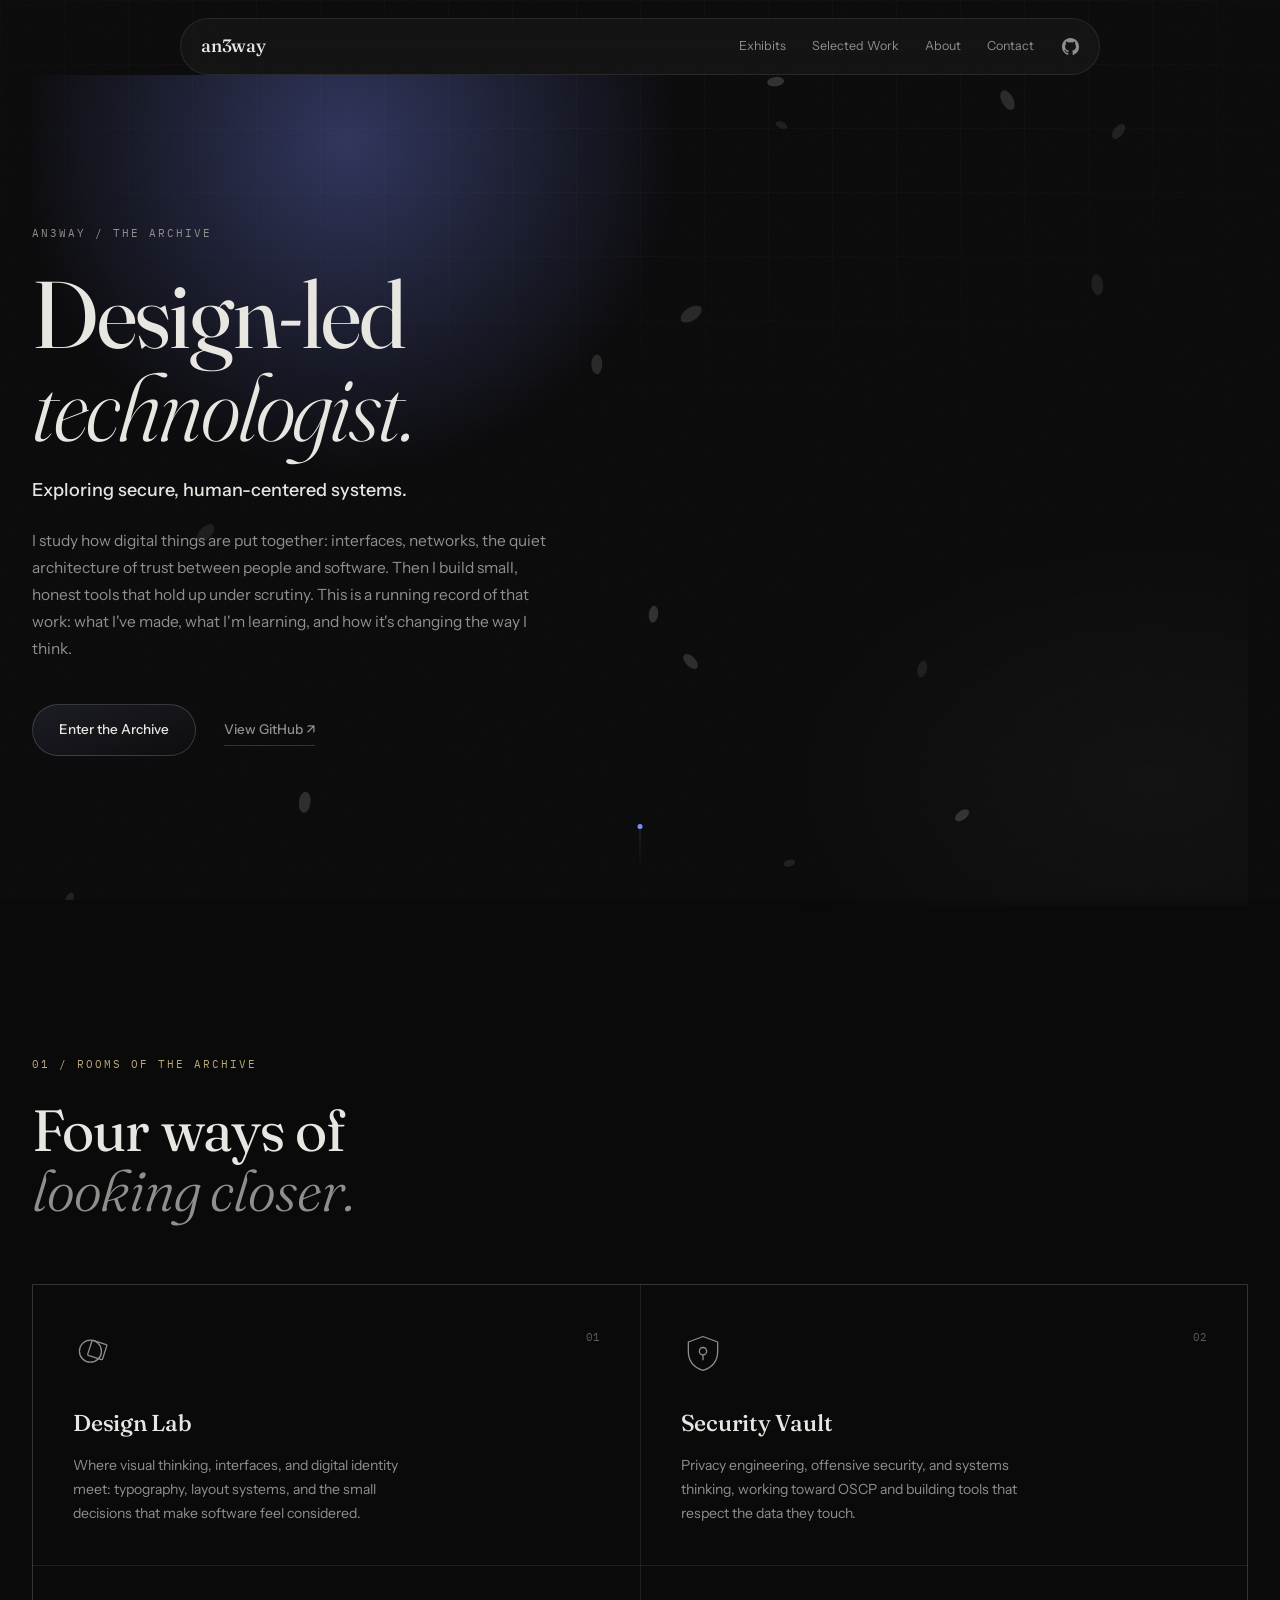
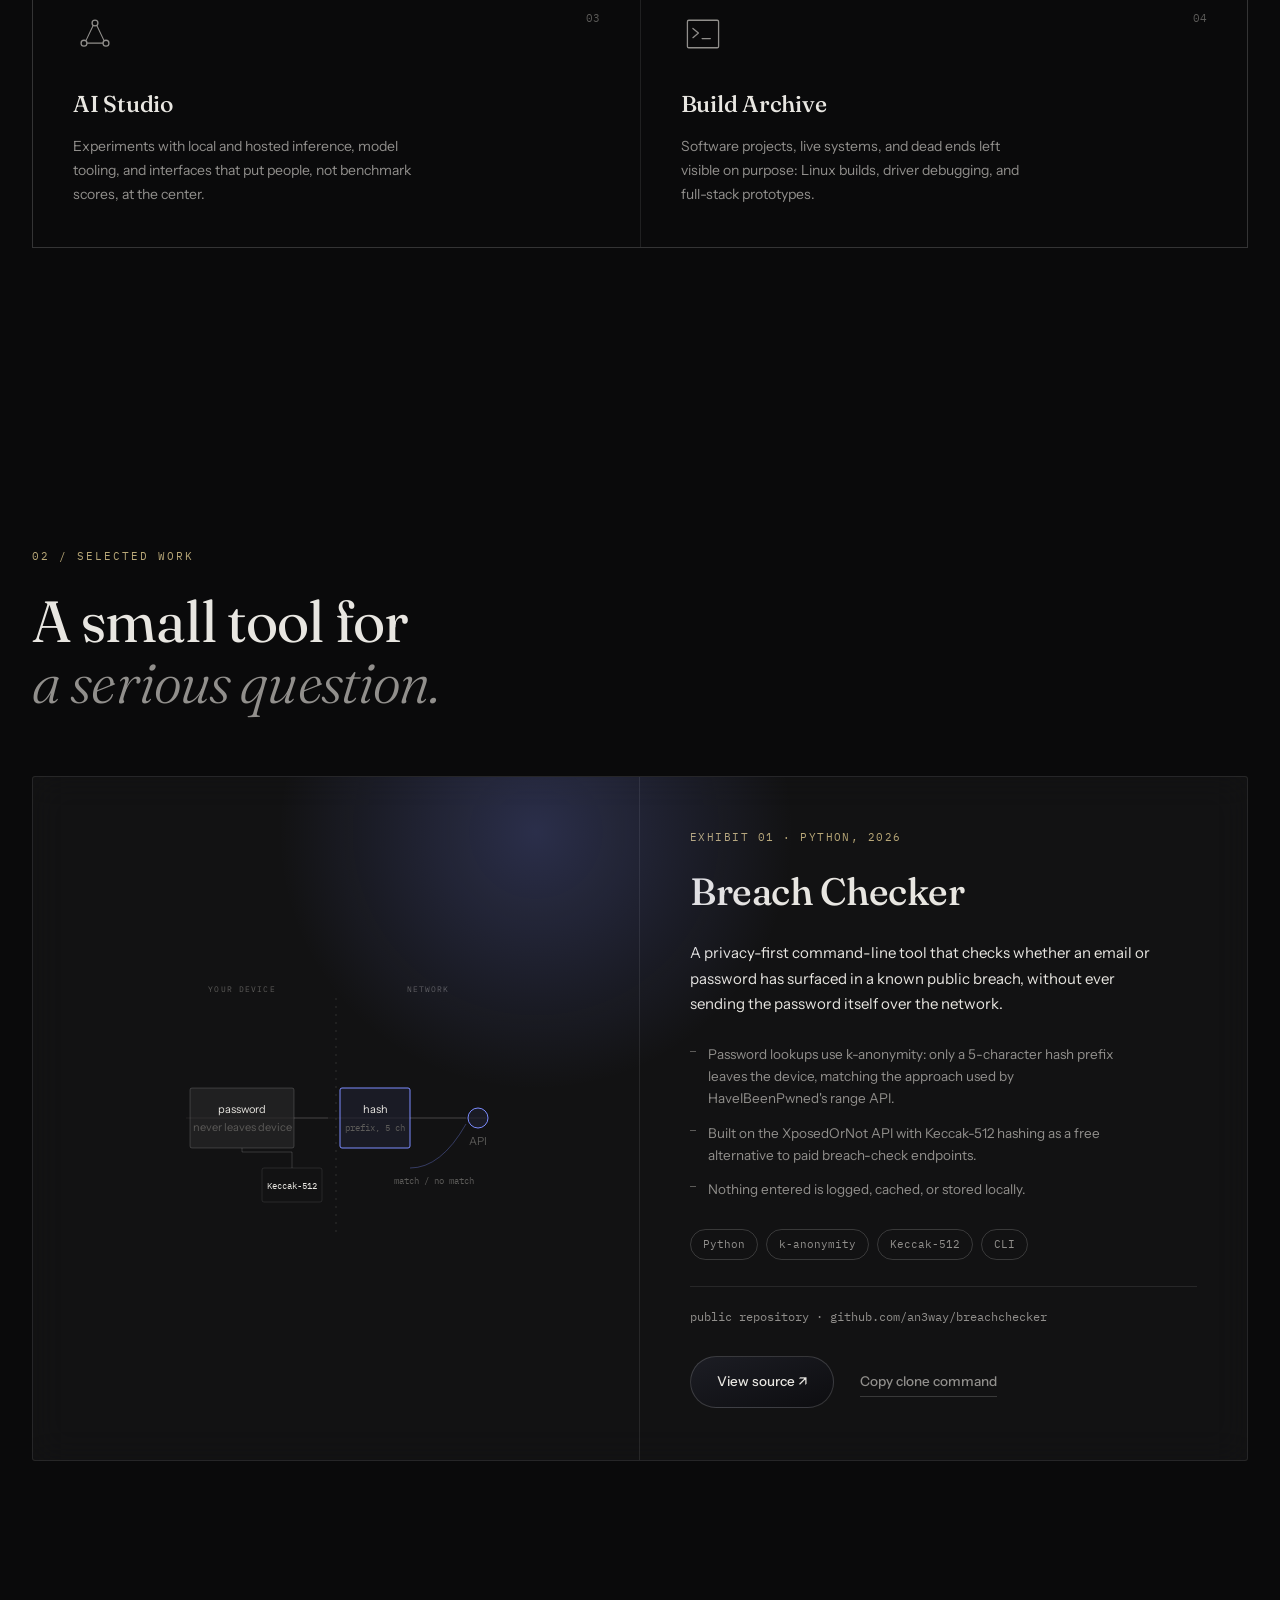
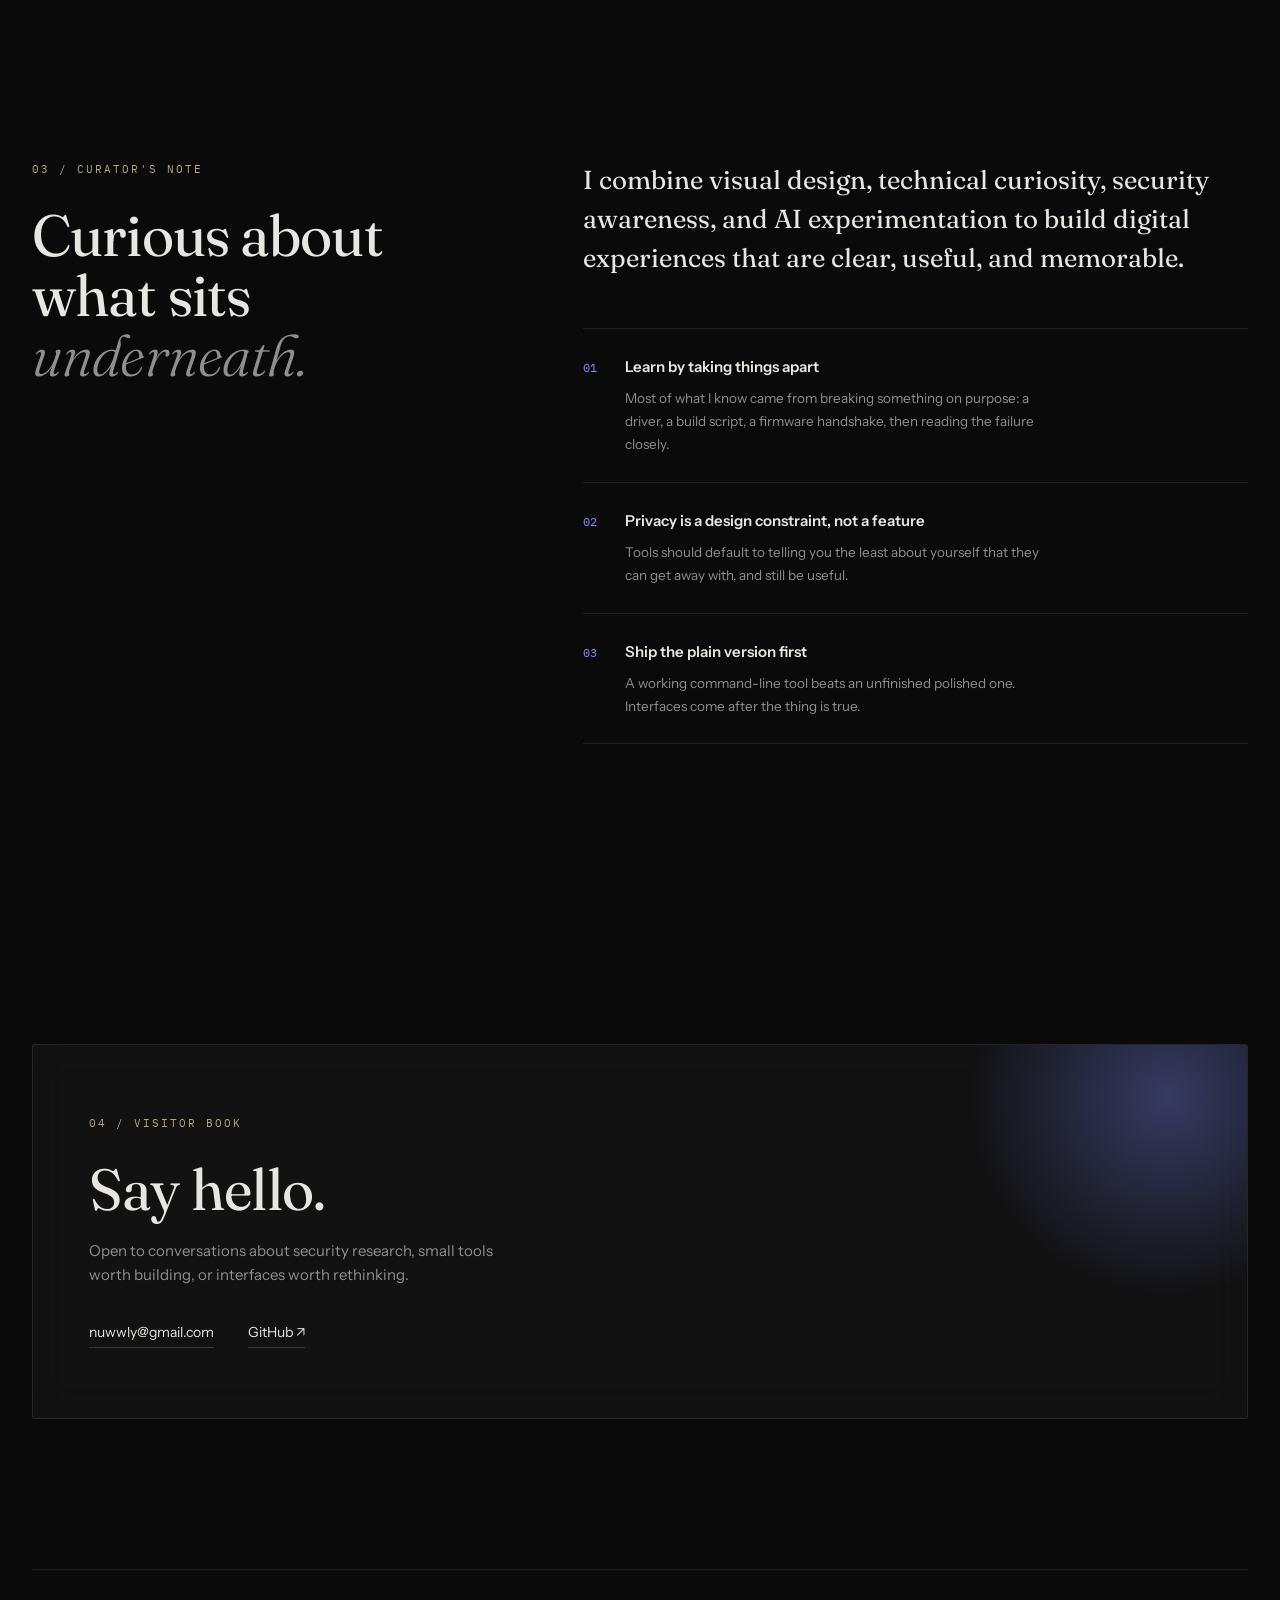
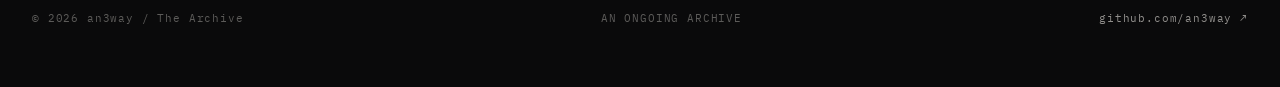
<file: index.html>
<!doctype html>
<html lang="en">
<head>
<meta charset="utf-8">
<meta name="viewport" content="width=device-width,initial-scale=1">
<title>an3way / The Archive</title>
<meta name="description" content="an3way, a design-led technologist exploring secure, human-centered systems. Cybersecurity, software, and interface design.">
<link rel="preconnect" href="https://fonts.googleapis.com">
<link rel="preconnect" href="https://fonts.gstatic.com" crossorigin>
<link href="https://fonts.googleapis.com/css2?family=Fraunces:opsz,wght@9..144,300..600&family=Instrument+Sans:wght@400;500;600&family=IBM+Plex+Mono:wght@400;500&display=swap" rel="stylesheet">
<link rel="stylesheet" href="style.css">
</head>
<body>

<a class="skip-link" href="#main">Skip to content</a>

<canvas id="field" aria-hidden="true"></canvas>
<div class="grain" aria-hidden="true"></div>

<!-- ============ NAV ============ -->
<header class="nav-wrap">
  <nav class="nav glass" aria-label="Primary">
    <a class="brand" href="#top">an3way</a>
    <ul class="nav-links">
      <li><a href="#exhibits">Exhibits</a></li>
      <li><a href="#work">Selected Work</a></li>
      <li><a href="#about">About</a></li>
      <li><a href="#contact">Contact</a></li>
    </ul>
    <a class="nav-gh" href="https://github.com/an3way" target="_blank" rel="noopener" aria-label="an3way on GitHub">
      <svg viewBox="0 0 16 16" width="17" height="17" aria-hidden="true"><path fill="currentColor" d="M8 0C3.58 0 0 3.64 0 8.13c0 3.6 2.29 6.65 5.47 7.73.4.08.55-.17.55-.39 0-.19-.01-.82-.01-1.49-2.01.37-2.53-.5-2.69-.95-.09-.23-.48-.95-.82-1.14-.28-.15-.68-.53-.01-.54.63-.01 1.08.59 1.23.83.72 1.23 1.87.88 2.33.67.07-.53.28-.88.51-1.08-1.78-.2-3.64-.91-3.64-4.02 0-.89.31-1.62.82-2.19-.08-.2-.36-1.03.08-2.15 0 0 .67-.22 2.2.84a7.4 7.4 0 0 1 4 0c1.53-1.06 2.2-.84 2.2-.84.44 1.12.16 1.95.08 2.15.51.57.82 1.29.82 2.19 0 3.12-1.87 3.81-3.65 4.02.29.26.54.76.54 1.53 0 1.11-.01 2-.01 2.27 0 .22.15.48.55.39A8.14 8.14 0 0 0 16 8.13C16 3.64 12.42 0 8 0Z"/></svg>
    </a>
    <button class="nav-toggle" id="navToggle" aria-expanded="false" aria-controls="mobileMenu" aria-label="Open menu">
      <span></span><span></span>
    </button>
  </nav>
</header>

<div class="mobile-menu glass" id="mobileMenu" hidden>
  <a href="#exhibits">Exhibits</a>
  <a href="#work">Selected Work</a>
  <a href="#about">About</a>
  <a href="#contact">Contact</a>
  <a href="https://github.com/an3way" target="_blank" rel="noopener">GitHub ↗</a>
</div>

<main id="main">

  <!-- ============ HERO ============ -->
  <section class="hero" id="top">
    <div class="hero-glow" aria-hidden="true"></div>
    <div class="hero-inner">
      <p class="eyebrow">AN3WAY / THE ARCHIVE</p>
      <h1>Design-led<br><em>technologist.</em></h1>
      <p class="hero-sub">Exploring secure, human-centered systems.</p>
      <p class="hero-copy">I study how digital things are put together: interfaces, networks, the quiet architecture of trust between people and software. Then I build small, honest tools that hold up under scrutiny. This is a running record of that work: what I've made, what I'm learning, and how it's changing the way I think.</p>
      <div class="hero-actions">
        <a class="btn btn-primary" href="#exhibits" data-scroll>
          <span>Enter the Archive</span>
        </a>
        <a class="btn btn-text" href="https://github.com/an3way" target="_blank" rel="noopener">View GitHub ↗</a>
      </div>
    </div>
    <div class="scroll-cue" aria-hidden="true"><span></span></div>
  </section>

  <!-- ============ EXHIBITS ============ -->
  <section class="exhibits" id="exhibits" aria-labelledby="exhibits-h">
    <header class="section-head reveal">
      <p class="eyebrow eyebrow--brass">01 / ROOMS OF THE ARCHIVE</p>
      <h2 id="exhibits-h">Four ways of<br><em>looking closer.</em></h2>
    </header>

    <div class="vitrine-grid">

      <article class="vitrine reveal" data-tilt>
        <div class="vitrine-light" aria-hidden="true"></div>
        <div class="vitrine-icon" aria-hidden="true">
          <svg viewBox="0 0 48 48" fill="none"><circle cx="19" cy="22" r="12" stroke="currentColor" stroke-width="1.4"/><rect x="21" y="10" width="17" height="17" rx="1" stroke="currentColor" stroke-width="1.4" transform="rotate(18 21 10)"/></svg>
        </div>
        <span class="vitrine-num">01</span>
        <h3>Design Lab</h3>
        <p>Where visual thinking, interfaces, and digital identity meet: typography, layout systems, and the small decisions that make software feel considered.</p>
      </article>

      <article class="vitrine reveal" data-tilt>
        <div class="vitrine-light" aria-hidden="true"></div>
        <div class="vitrine-icon" aria-hidden="true">
          <svg viewBox="0 0 48 48" fill="none"><path d="M24 6 L40 12 V22 C40 33 33 40 24 43 C15 40 8 33 8 22 V12 Z" stroke="currentColor" stroke-width="1.4" stroke-linejoin="round"/><circle cx="24" cy="22" r="4" stroke="currentColor" stroke-width="1.4"/><path d="M24 26 V32" stroke="currentColor" stroke-width="1.4"/></svg>
        </div>
        <span class="vitrine-num">02</span>
        <h3>Security Vault</h3>
        <p>Privacy engineering, offensive security, and systems thinking, working toward OSCP and building tools that respect the data they touch.</p>
      </article>

      <article class="vitrine reveal" data-tilt>
        <div class="vitrine-light" aria-hidden="true"></div>
        <div class="vitrine-icon" aria-hidden="true">
          <svg viewBox="0 0 48 48" fill="none"><circle cx="24" cy="12" r="3.2" stroke="currentColor" stroke-width="1.4"/><circle cx="12" cy="34" r="3.2" stroke="currentColor" stroke-width="1.4"/><circle cx="36" cy="34" r="3.2" stroke="currentColor" stroke-width="1.4"/><path d="M22 14.8 14 31.5 M26 14.8 34 31.5 M15 34 H33" stroke="currentColor" stroke-width="1.2"/></svg>
        </div>
        <span class="vitrine-num">03</span>
        <h3>AI Studio</h3>
        <p>Experiments with local and hosted inference, model tooling, and interfaces that put people, not benchmark scores, at the center.</p>
      </article>

      <article class="vitrine reveal" data-tilt>
        <div class="vitrine-light" aria-hidden="true"></div>
        <div class="vitrine-icon" aria-hidden="true">
          <svg viewBox="0 0 48 48" fill="none"><rect x="7" y="9" width="34" height="30" rx="1.5" stroke="currentColor" stroke-width="1.4"/><path d="M13 18 L19 23 L13 28" stroke="currentColor" stroke-width="1.4" stroke-linecap="round" stroke-linejoin="round"/><path d="M23 29 H32" stroke="currentColor" stroke-width="1.4" stroke-linecap="round"/></svg>
        </div>
        <span class="vitrine-num">04</span>
        <h3>Build Archive</h3>
        <p>Software projects, live systems, and dead ends left visible on purpose: Linux builds, driver debugging, and full-stack prototypes.</p>
      </article>

    </div>
  </section>

  <!-- ============ SELECTED WORK ============ -->
  <section class="work" id="work" aria-labelledby="work-h">
    <header class="section-head reveal">
      <p class="eyebrow eyebrow--brass">02 / SELECTED WORK</p>
      <h2 id="work-h">A small tool for<br><em>a serious question.</em></h2>
    </header>

    <article class="showcase glass reveal">
      <div class="showcase-light" aria-hidden="true"></div>

      <div class="showcase-visual" aria-hidden="true">
        <svg viewBox="0 0 360 300" class="flow-svg">
          <line x1="30" y1="150" x2="330" y2="150" stroke="currentColor" stroke-opacity=".12" stroke-width="1"/>
          <line x1="180" y1="30" x2="180" y2="270" stroke-dasharray="2 6" stroke="currentColor" stroke-opacity=".25" stroke-width="1"/>
          <text x="86" y="24" class="flow-label" text-anchor="middle">YOUR DEVICE</text>
          <text x="272" y="24" class="flow-label" text-anchor="middle">NETWORK</text>

          <rect x="34" y="120" width="104" height="60" rx="2" class="flow-box"/>
          <text x="86" y="145" class="flow-text" text-anchor="middle">password</text>
          <text x="86" y="163" class="flow-text flow-text--dim" text-anchor="middle">never leaves device</text>

          <path d="M138 150 H172" class="flow-arrow"/>
          <rect x="106" y="200" width="60" height="34" rx="2" class="flow-box flow-box--dim"/>
          <text x="136" y="221" class="flow-text-mono" text-anchor="middle">Keccak-512</text>

          <path d="M136 200 V184 M136 184 H86 V180" class="flow-arrow" fill="none"/>

          <rect x="184" y="120" width="70" height="60" rx="2" class="flow-box flow-box--accent"/>
          <text x="219" y="145" class="flow-text" text-anchor="middle">hash</text>
          <text x="219" y="163" class="flow-text-mono flow-text--dim" text-anchor="middle">prefix, 5 ch</text>

          <path d="M254 150 H310" class="flow-arrow"/>
          <circle cx="322" cy="150" r="10" class="flow-box flow-box--accent"/>
          <text x="322" y="177" class="flow-text flow-text--dim" text-anchor="middle">API</text>

          <path d="M310 156 Q285 200 254 200" class="flow-arrow flow-arrow--return" fill="none"/>
          <text x="278" y="216" class="flow-text-mono flow-text--dim" text-anchor="middle">match / no match</text>
        </svg>
      </div>

      <div class="showcase-body">
        <p class="showcase-eyebrow">EXHIBIT 01 · PYTHON, 2026</p>
        <h3>Breach Checker</h3>
        <p class="showcase-label">A privacy-first command-line tool that checks whether an email or password has surfaced in a known public breach, without ever sending the password itself over the network.</p>

        <ul class="showcase-detail">
          <li>Password lookups use k-anonymity: only a 5-character hash prefix leaves the device, matching the approach used by HaveIBeenPwned's range API.</li>
          <li>Built on the XposedOrNot API with Keccak-512 hashing as a free alternative to paid breach-check endpoints.</li>
          <li>Nothing entered is logged, cached, or stored locally.</li>
        </ul>

        <div class="tag-row">
          <span class="tag">Python</span>
          <span class="tag">k-anonymity</span>
          <span class="tag">Keccak-512</span>
          <span class="tag">CLI</span>
        </div>

        <div class="repo-stats" id="repoStats" data-repo="an3way/breachchecker">
          <span class="repo-stat is-loading">Reading repository…</span>
        </div>

        <div class="showcase-actions">
          <a class="btn btn-primary" href="https://github.com/an3way/breachchecker" target="_blank" rel="noopener">View source ↗</a>
          <button class="btn btn-text" id="copyInstall" type="button" data-copy="git clone https://github.com/an3way/breachchecker">
            <span id="copyLabel">Copy clone command</span>
          </button>
        </div>
      </div>
    </article>
  </section>

  <!-- ============ ABOUT ============ -->
  <section class="about" id="about" aria-labelledby="about-h">
    <div class="about-grid">
      <header class="section-head reveal">
        <p class="eyebrow eyebrow--brass">03 / CURATOR'S NOTE</p>
        <h2 id="about-h">Curious about<br>what sits <em>underneath.</em></h2>
      </header>

      <div class="about-body reveal">
        <p class="about-lede">I combine visual design, technical curiosity, security awareness, and AI experimentation to build digital experiences that are clear, useful, and memorable.</p>

        <div class="principles">
          <div class="principle">
            <span class="principle-mark">01</span>
            <div>
              <h4>Learn by taking things apart</h4>
              <p>Most of what I know came from breaking something on purpose: a driver, a build script, a firmware handshake, then reading the failure closely.</p>
            </div>
          </div>
          <div class="principle">
            <span class="principle-mark">02</span>
            <div>
              <h4>Privacy is a design constraint, not a feature</h4>
              <p>Tools should default to telling you the least about yourself that they can get away with, and still be useful.</p>
            </div>
          </div>
          <div class="principle">
            <span class="principle-mark">03</span>
            <div>
              <h4>Ship the plain version first</h4>
              <p>A working command-line tool beats an unfinished polished one. Interfaces come after the thing is true.</p>
            </div>
          </div>
        </div>
      </div>
    </div>
  </section>

  <!-- ============ CONTACT ============ -->
  <section class="contact" id="contact" aria-labelledby="contact-h">
    <div class="contact-card glass reveal">
      <p class="eyebrow eyebrow--brass">04 / VISITOR BOOK</p>
      <h2 id="contact-h">Say hello.</h2>
      <p class="contact-copy">Open to conversations about security research, small tools worth building, or interfaces worth rethinking.</p>
      <div class="contact-links">
        <a href="mailto:nuwwly@gmail.com">nuwwly@gmail.com</a>
        <a href="https://github.com/an3way" target="_blank" rel="noopener">GitHub ↗</a>
      </div>
    </div>
  </section>

</main>

<footer>
  <span>© 2026 an3way / The Archive</span>
  <span>AN ONGOING ARCHIVE</span>
  <a href="https://github.com/an3way" target="_blank" rel="noopener">github.com/an3way ↗</a>
</footer>

<script src="script.js"></script>
</body>
</html>
</file>
<file: style.css>
/* ==========================================================================
   an3way — The Archive
   Design tokens
   ========================================================================== */
:root{
  --bg:        #0a0a0b;
  --bg-2:      #111113;
  --ink:       #e8e6e1;
  --ink-dim:   #918f8c;
  --ink-faint: #5c5b59;
  --hairline:  rgba(255,255,255,.09);
  --hairline-strong: rgba(255,255,255,.16);
  --glass:     rgba(255,255,255,.035);
  --glass-2:   rgba(255,255,255,.06);
  --case:      #7c8cff;      /* case-light / spotlight accent, used sparingly */
  --case-dim:  #7c8cff55;
  --brass:     #b9a878;      /* museum-plaque label colour */

  --font-display: 'Fraunces', Georgia, serif;
  --font-body: 'Instrument Sans', Arial, sans-serif;
  --font-mono: 'IBM Plex Mono', 'Courier New', monospace;

  --blur: 18px;
  --radius: 3px;
  --ease: cubic-bezier(.16,.8,.28,1);
  --t-fast: .25s;
  --t-med: .6s;
  --t-slow: 1s;

  --edge: min(1240px, calc(100% - 64px));
}

*{box-sizing:border-box}
html{scroll-behavior:smooth}
@media (prefers-reduced-motion:reduce){ html{scroll-behavior:auto} }

body{
  margin:0;
  background:var(--bg);
  color:var(--ink);
  font-family:var(--font-body);
  font-size:15px;
  line-height:1.6;
  -webkit-font-smoothing:antialiased;
}

a{color:inherit;text-decoration:none}
h1,h2,h3,h4,p{margin:0}
button{font:inherit;color:inherit;background:none;border:0;cursor:pointer}
ul{list-style:none;margin:0;padding:0}
em{font-style:italic;color:var(--ink-dim)}

.skip-link{
  position:absolute;left:-999px;top:0;background:var(--bg-2);color:var(--ink);
  padding:12px 18px;z-index:999;border:1px solid var(--hairline-strong);
}
.skip-link:focus{left:16px;top:16px}

:focus-visible{outline:1.5px solid var(--case);outline-offset:3px}

/* ==========================================================================
   Background layers — grid texture, grain, drifting petals
   ========================================================================== */
body::before{
  content:'';
  position:fixed;inset:0;z-index:-2;
  background-image:
    linear-gradient(var(--hairline) 1px, transparent 1px),
    linear-gradient(90deg, var(--hairline) 1px, transparent 1px);
  background-size:64px 64px;
  opacity:.25;
  mask-image:radial-gradient(ellipse 80% 60% at 50% 0%, #000 40%, transparent 90%);
}

.grain{
  position:fixed;inset:0;z-index:-1;pointer-events:none;opacity:.035;
  background-image:url("data:image/svg+xml,%3Csvg xmlns='http://www.w3.org/2000/svg' width='90' height='90'%3E%3Cfilter id='n'%3E%3CfeTurbulence type='fractalNoise' baseFrequency='0.9' numOctaves='2' stitchTiles='stitch'/%3E%3C/filter%3E%3Crect width='100%25' height='100%25' filter='url(%23n)'/%3E%3C/svg%3E");
}

#field{position:fixed;inset:0;z-index:-1;width:100%;height:100%;filter:blur(.4px)}

/* ==========================================================================
   Glass surface — the vitrine
   ========================================================================== */
.glass{
  background:var(--glass);
  backdrop-filter:blur(var(--blur)) saturate(120%);
  -webkit-backdrop-filter:blur(var(--blur)) saturate(120%);
  border:1px solid var(--hairline);
  border-radius:var(--radius);
}

/* ==========================================================================
   Nav
   ========================================================================== */
.nav-wrap{position:sticky;top:0;z-index:100;display:flex;justify-content:center;padding:18px 20px 0}
.nav{
  width:min(920px, 100%);
  display:flex;align-items:center;gap:28px;
  padding:13px 20px;
  border-radius:40px;
}
.brand{font-family:var(--font-display);font-size:18px;font-weight:500;letter-spacing:-.01em}
.nav-links{display:flex;gap:26px;margin-left:auto;font-size:12.5px;color:var(--ink-dim)}
.nav-links a{transition:color var(--t-fast)}
.nav-links a:hover{color:var(--ink)}
.nav-gh{display:flex;color:var(--ink-dim);transition:color var(--t-fast)}
.nav-gh:hover{color:var(--case)}
.nav-toggle{display:none;flex-direction:column;gap:5px;width:22px;padding:4px 0}
.nav-toggle span{display:block;width:100%;height:1px;background:var(--ink);transition:transform var(--t-fast),opacity var(--t-fast)}
.nav-toggle[aria-expanded="true"] span:first-child{transform:translateY(3px) rotate(45deg)}
.nav-toggle[aria-expanded="true"] span:last-child{transform:translateY(-3px) rotate(-45deg)}

.mobile-menu{
  display:none;position:fixed;top:78px;left:16px;right:16px;z-index:99;
  flex-direction:column;padding:10px 22px;border-radius:16px;
}
.mobile-menu a{padding:14px 0;border-bottom:1px solid var(--hairline);font-size:15px}
.mobile-menu a:last-child{border-bottom:0;color:var(--case)}
.mobile-menu.is-open{display:flex}

/* ==========================================================================
   Hero
   ========================================================================== */
.hero{
  position:relative;
  min-height:92vh;
  width:var(--edge);margin:0 auto;
  display:flex;flex-direction:column;justify-content:center;
  overflow:hidden;
}
.hero-glow{
  position:absolute;inset:-20% -10%;z-index:-1;pointer-events:none;
  background:
    radial-gradient(480px 480px at var(--mx,30%) var(--my,20%), var(--case-dim), transparent 70%),
    radial-gradient(600px 400px at 85% 75%, #ffffff08, transparent 70%);
  transition:background var(--t-slow) var(--ease);
}
@media (prefers-reduced-motion:reduce){ .hero-glow{transition:none} }

.hero-inner{max-width:760px}
.eyebrow{
  font-family:var(--font-mono);font-size:11px;letter-spacing:.18em;
  color:var(--ink-dim);text-transform:uppercase;margin-bottom:26px;
}
.eyebrow--brass{color:var(--brass)}

.hero h1{
  font-family:var(--font-display);
  font-weight:400;
  font-size:clamp(46px, 7.4vw, 96px);
  line-height:.98;
  letter-spacing:-.02em;
  margin-bottom:22px;
}
.hero h1 em{color:var(--ink);font-style:italic;font-weight:300}

.hero-sub{font-size:18px;color:var(--ink);margin-bottom:22px;font-weight:500}
.hero-copy{max-width:520px;color:var(--ink-dim);font-size:15.5px;line-height:1.75;margin-bottom:42px}

.hero-actions{display:flex;align-items:center;gap:28px;flex-wrap:wrap}

.btn{
  display:inline-flex;align-items:center;gap:8px;
  font-size:13.5px;font-weight:500;
  padding:14px 26px;border-radius:30px;
  position:relative;overflow:hidden;
  transition:transform var(--t-fast) var(--ease), box-shadow var(--t-fast) var(--ease), border-color var(--t-fast);
}
.btn-primary{
  background:linear-gradient(160deg, #1c1d24, #0d0d10);
  border:1px solid var(--hairline-strong);
  box-shadow:0 0 0 0 var(--case-dim);
}
.btn-primary:hover{
  transform:translateY(-1px);
  border-color:var(--case-dim);
  box-shadow:0 8px 30px -8px var(--case-dim);
}
.btn-primary:active{transform:translateY(0px) scale(.98)}
.btn-text{
  color:var(--ink-dim);border-bottom:1px solid var(--hairline-strong);
  padding:4px 0;border-radius:0;
}
.btn-text:hover{color:var(--ink);border-color:var(--ink)}

.scroll-cue{position:absolute;bottom:36px;left:50%;transform:translateX(-50%);width:1px;height:46px;background:linear-gradient(var(--hairline-strong), transparent)}
.scroll-cue span{position:absolute;top:0;left:-2px;width:5px;height:5px;border-radius:50%;background:var(--case);animation:cueDrop 2.4s var(--ease) infinite}
@keyframes cueDrop{0%{top:0;opacity:0}20%{opacity:1}90%{opacity:0}100%{top:46px;opacity:0}}
@media (prefers-reduced-motion:reduce){ .scroll-cue span{animation:none;opacity:.6;top:20px} }

/* ==========================================================================
   Section shared
   ========================================================================== */
section{width:var(--edge);margin:0 auto;padding:150px 0}
.section-head{margin-bottom:64px;max-width:640px}
.section-head h2, .about h2, .contact h2{
  font-family:var(--font-display);font-weight:400;
  font-size:clamp(34px, 4.6vw, 58px);line-height:1.04;letter-spacing:-.015em;
}
.section-head h2 em, .about h2 em, .contact h2 em{font-style:italic;color:var(--ink-dim);font-weight:300}

/* ==========================================================================
   Exhibits — vitrine grid
   ========================================================================== */
.vitrine-grid{display:grid;grid-template-columns:repeat(2,1fr);gap:1px;background:var(--hairline);border:1px solid var(--hairline)}
.vitrine{
  position:relative;background:var(--bg);padding:46px 40px 40px;
  overflow:hidden;
  transition:background var(--t-med) var(--ease);
  transform-style:preserve-3d;
}
.vitrine:hover{background:var(--bg-2)}
.vitrine-light{
  position:absolute;top:-60%;left:50%;translate:-50% 0;
  width:340px;height:340px;border-radius:50%;
  background:radial-gradient(circle, var(--case-dim), transparent 70%);
  opacity:0;transition:opacity var(--t-med) var(--ease);
  pointer-events:none;
}
.vitrine:hover .vitrine-light{opacity:1}
.vitrine-icon{color:var(--ink-dim);width:44px;height:44px;margin-bottom:30px;transition:color var(--t-med)}
.vitrine:hover .vitrine-icon{color:var(--case)}
.vitrine-icon svg{width:100%;height:100%}
.vitrine-num{position:absolute;top:44px;right:40px;font-family:var(--font-mono);font-size:11px;color:var(--ink-faint)}
.vitrine h3{font-family:var(--font-display);font-size:23px;font-weight:500;margin-bottom:12px;letter-spacing:-.01em}
.vitrine p{color:var(--ink-dim);font-size:14px;line-height:1.7;max-width:38ch}

/* glass sheen sweep, played once on reveal */
.vitrine::after{
  content:'';position:absolute;inset:0;pointer-events:none;
  background:linear-gradient(115deg, transparent 20%, #ffffff10 35%, transparent 50%);
  transform:translateX(-140%);
}
.vitrine.visible::after{transition:transform 1.1s var(--ease) .15s; transform:translateX(140%)}
@media (prefers-reduced-motion:reduce){ .vitrine.visible::after{transition:none;transform:translateX(140%)} }

/* ==========================================================================
   Selected work — showcase
   ========================================================================== */
.showcase{
  position:relative;display:grid;grid-template-columns:1fr 1fr;gap:0;
  overflow:hidden;
}
.showcase-light{
  position:absolute;top:-30%;left:20%;width:520px;height:520px;border-radius:50%;
  background:radial-gradient(circle, var(--case-dim), transparent 70%);
  opacity:.7;pointer-events:none;
}
.showcase-visual{
  display:flex;align-items:center;justify-content:center;
  padding:50px;border-right:1px solid var(--hairline);
  color:var(--ink-dim);
}
.flow-svg{width:100%;max-width:360px}
.flow-label{font-family:var(--font-mono);font-size:8px;letter-spacing:.14em;fill:var(--ink-faint)}
.flow-box{fill:var(--glass-2);stroke:var(--hairline-strong);stroke-width:1}
.flow-box--dim{fill:transparent;stroke:var(--hairline)}
.flow-box--accent{stroke:var(--case);fill:#7c8cff14}
.flow-text{font-family:var(--font-body);font-size:11px;fill:var(--ink)}
.flow-text-mono{font-family:var(--font-mono);font-size:9px;fill:var(--ink)}
.flow-text--dim{fill:var(--ink-faint)}
.flow-arrow{stroke:var(--hairline-strong);stroke-width:1;fill:none;marker-end:none}
.flow-arrow--return{stroke:var(--case-dim)}

.showcase-body{padding:52px 50px}
.showcase-eyebrow{font-family:var(--font-mono);font-size:10.5px;letter-spacing:.14em;color:var(--brass);margin-bottom:16px}
.showcase-body h3{font-family:var(--font-display);font-size:clamp(28px,3vw,38px);font-weight:500;margin-bottom:18px;letter-spacing:-.01em}
.showcase-label{color:var(--ink);font-size:15px;line-height:1.7;margin-bottom:26px;max-width:46ch}
.showcase-detail{margin-bottom:28px;display:flex;flex-direction:column;gap:12px}
.showcase-detail li{position:relative;padding-left:18px;color:var(--ink-dim);font-size:13.5px;line-height:1.65;max-width:48ch}
.showcase-detail li::before{content:'';position:absolute;left:0;top:8px;width:6px;height:1px;background:var(--ink-faint)}

.tag-row{display:flex;flex-wrap:wrap;gap:8px;margin-bottom:26px}
.tag{font-family:var(--font-mono);font-size:11px;padding:6px 12px;border:1px solid var(--hairline-strong);border-radius:20px;color:var(--ink-dim)}

.repo-stats{display:flex;gap:18px;flex-wrap:wrap;margin-bottom:30px;padding-top:20px;border-top:1px solid var(--hairline);font-family:var(--font-mono);font-size:12px;color:var(--ink-dim)}
.repo-stat{display:flex;align-items:center;gap:6px}
.repo-stat.is-loading{color:var(--ink-faint)}
.repo-stat strong{color:var(--ink);font-weight:500}

.showcase-actions{display:flex;align-items:center;gap:26px;flex-wrap:wrap}
#copyInstall{display:flex;align-items:center;gap:8px}
#copyInstall svg{width:13px;height:13px;opacity:.7}

/* ==========================================================================
   About
   ========================================================================== */
.about-grid{display:grid;grid-template-columns:.85fr 1.15fr;gap:60px}
.about-lede{font-family:var(--font-display);font-size:clamp(20px,2.2vw,26px);font-weight:400;line-height:1.5;color:var(--ink);margin-bottom:50px;max-width:46ch}
.principles{display:flex;flex-direction:column}
.principle{display:grid;grid-template-columns:24px 1fr;gap:18px;padding:26px 0;border-top:1px solid var(--hairline)}
.principle:last-child{border-bottom:1px solid var(--hairline)}
.principle-mark{color:var(--case);font-family:var(--font-mono);font-size:12px;padding-top:3px}
.principle h4{font-family:var(--font-body);font-weight:600;font-size:15px;margin-bottom:8px}
.principle p{color:var(--ink-dim);font-size:13.5px;line-height:1.7;max-width:48ch}

/* ==========================================================================
   Contact
   ========================================================================== */
.contact-card{padding:70px 56px;text-align:left;position:relative;overflow:hidden}
.contact-card::before{
  content:'';position:absolute;top:-40%;right:-10%;width:400px;height:400px;border-radius:50%;
  background:radial-gradient(circle, var(--case-dim), transparent 70%);pointer-events:none;
}
.contact-copy{color:var(--ink-dim);font-size:15px;max-width:44ch;margin:20px 0 34px}
.contact-links{display:flex;gap:34px;flex-wrap:wrap;font-size:14px}
.contact-links a{border-bottom:1px solid var(--hairline-strong);padding-bottom:3px;transition:color var(--t-fast),border-color var(--t-fast)}
.contact-links a:hover{color:var(--case);border-color:var(--case)}

/* ==========================================================================
   Footer
   ========================================================================== */
footer{
  width:var(--edge);margin:0 auto;padding:40px 0 60px;
  display:flex;justify-content:space-between;align-items:center;flex-wrap:wrap;gap:10px;
  border-top:1px solid var(--hairline);
  font-family:var(--font-mono);font-size:10.5px;letter-spacing:.08em;color:var(--ink-faint);
}
footer a{color:var(--ink-dim)}
footer a:hover{color:var(--case)}

/* ==========================================================================
   Reveal-on-scroll
   ========================================================================== */
.reveal{opacity:0;transform:translateY(26px);filter:blur(3px);transition:opacity var(--t-slow) var(--ease), transform var(--t-slow) var(--ease), filter var(--t-slow) var(--ease)}
.reveal.visible{opacity:1;transform:none;filter:blur(0)}
@media (prefers-reduced-motion:reduce){
  .reveal{opacity:1;transform:none;filter:none;transition:none}
}

/* ==========================================================================
   Responsive
   ========================================================================== */
@media (max-width:860px){
  .about-grid{grid-template-columns:1fr;gap:36px}
  .showcase{grid-template-columns:1fr}
  .showcase-visual{border-right:0;border-bottom:1px solid var(--hairline);padding:40px 30px}
  .showcase-body{padding:40px 30px}
}

@media (max-width:700px){
  :root{--edge:calc(100% - 36px)}
  section{padding:110px 0}
  .nav-links{display:none}
  .nav-toggle{display:flex}
  .hero{min-height:82vh}
  .hero-copy{max-width:100%}
  .vitrine-grid{grid-template-columns:1fr}
  .vitrine{padding:36px 26px}
  .contact-card{padding:44px 26px}
  footer{flex-direction:column;align-items:flex-start;text-align:left}
}

@media (hover:none){
  .vitrine-light{display:none}
}
</file>
